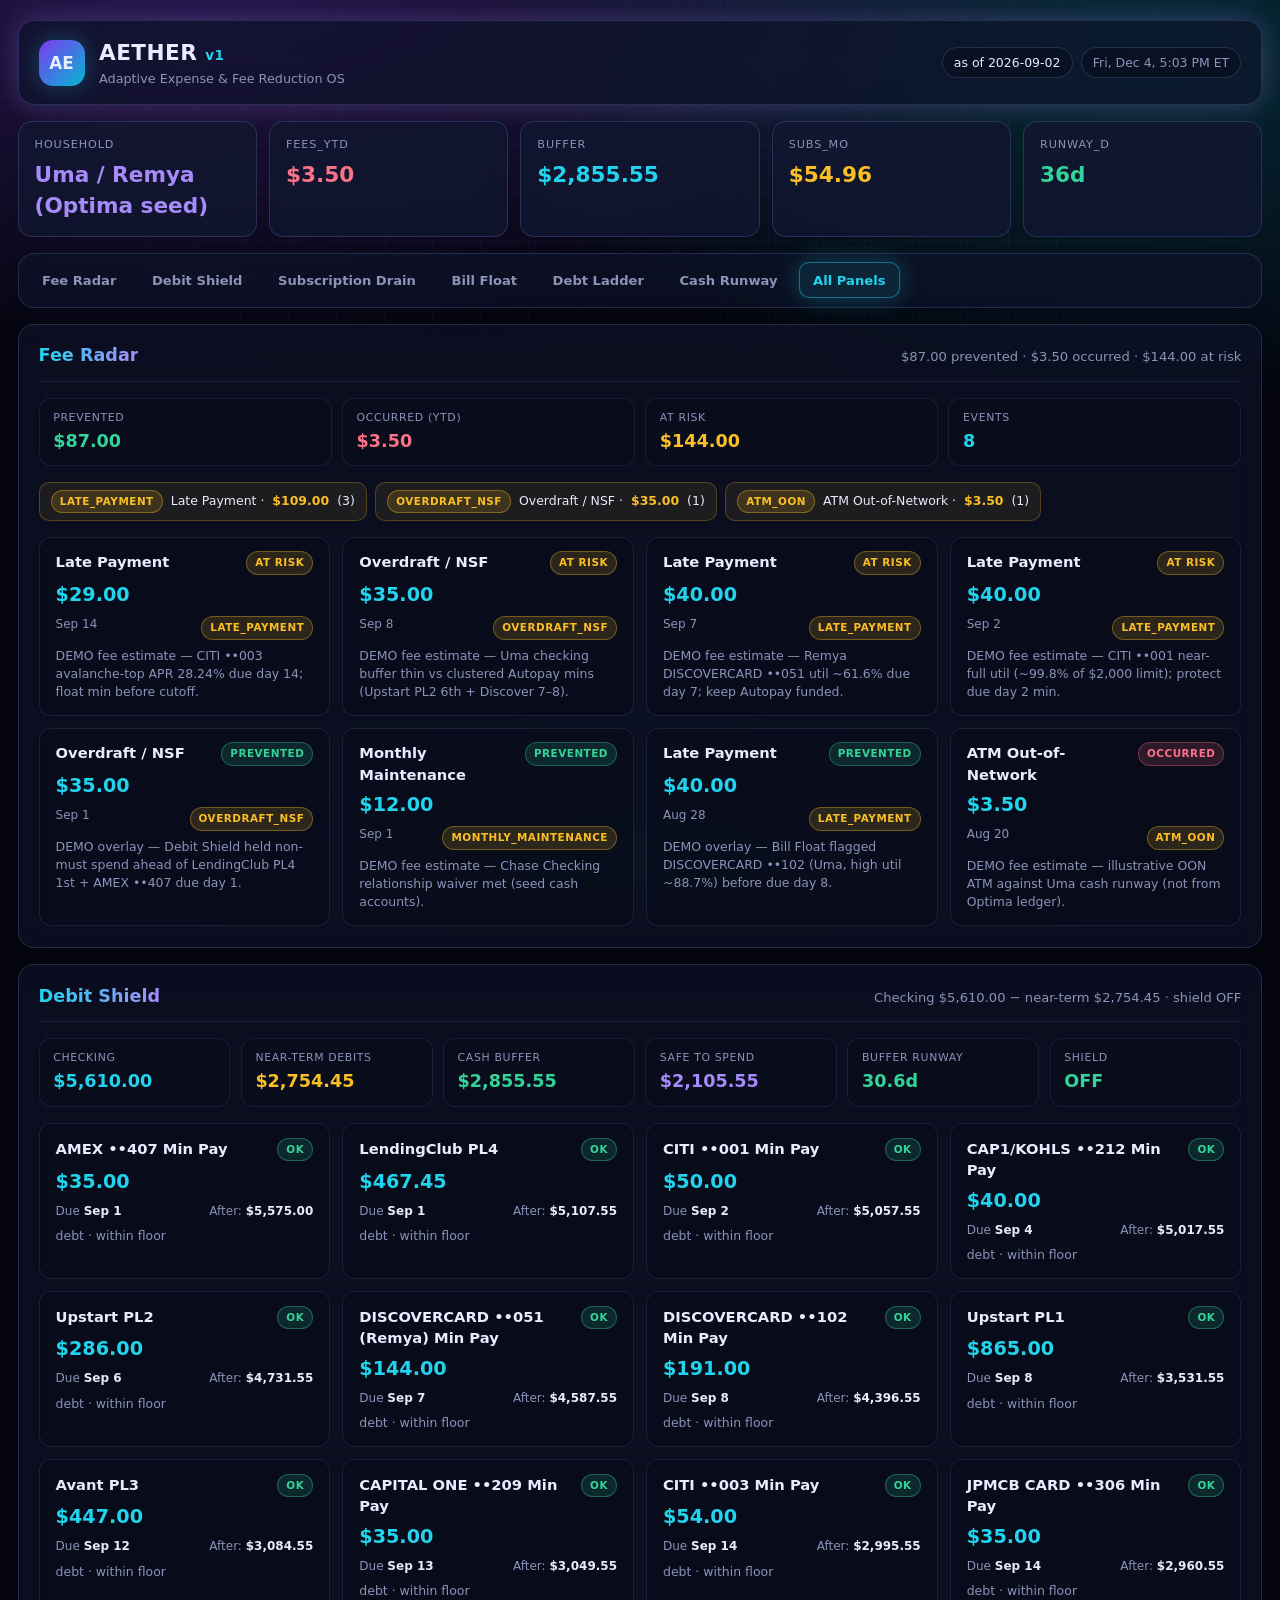
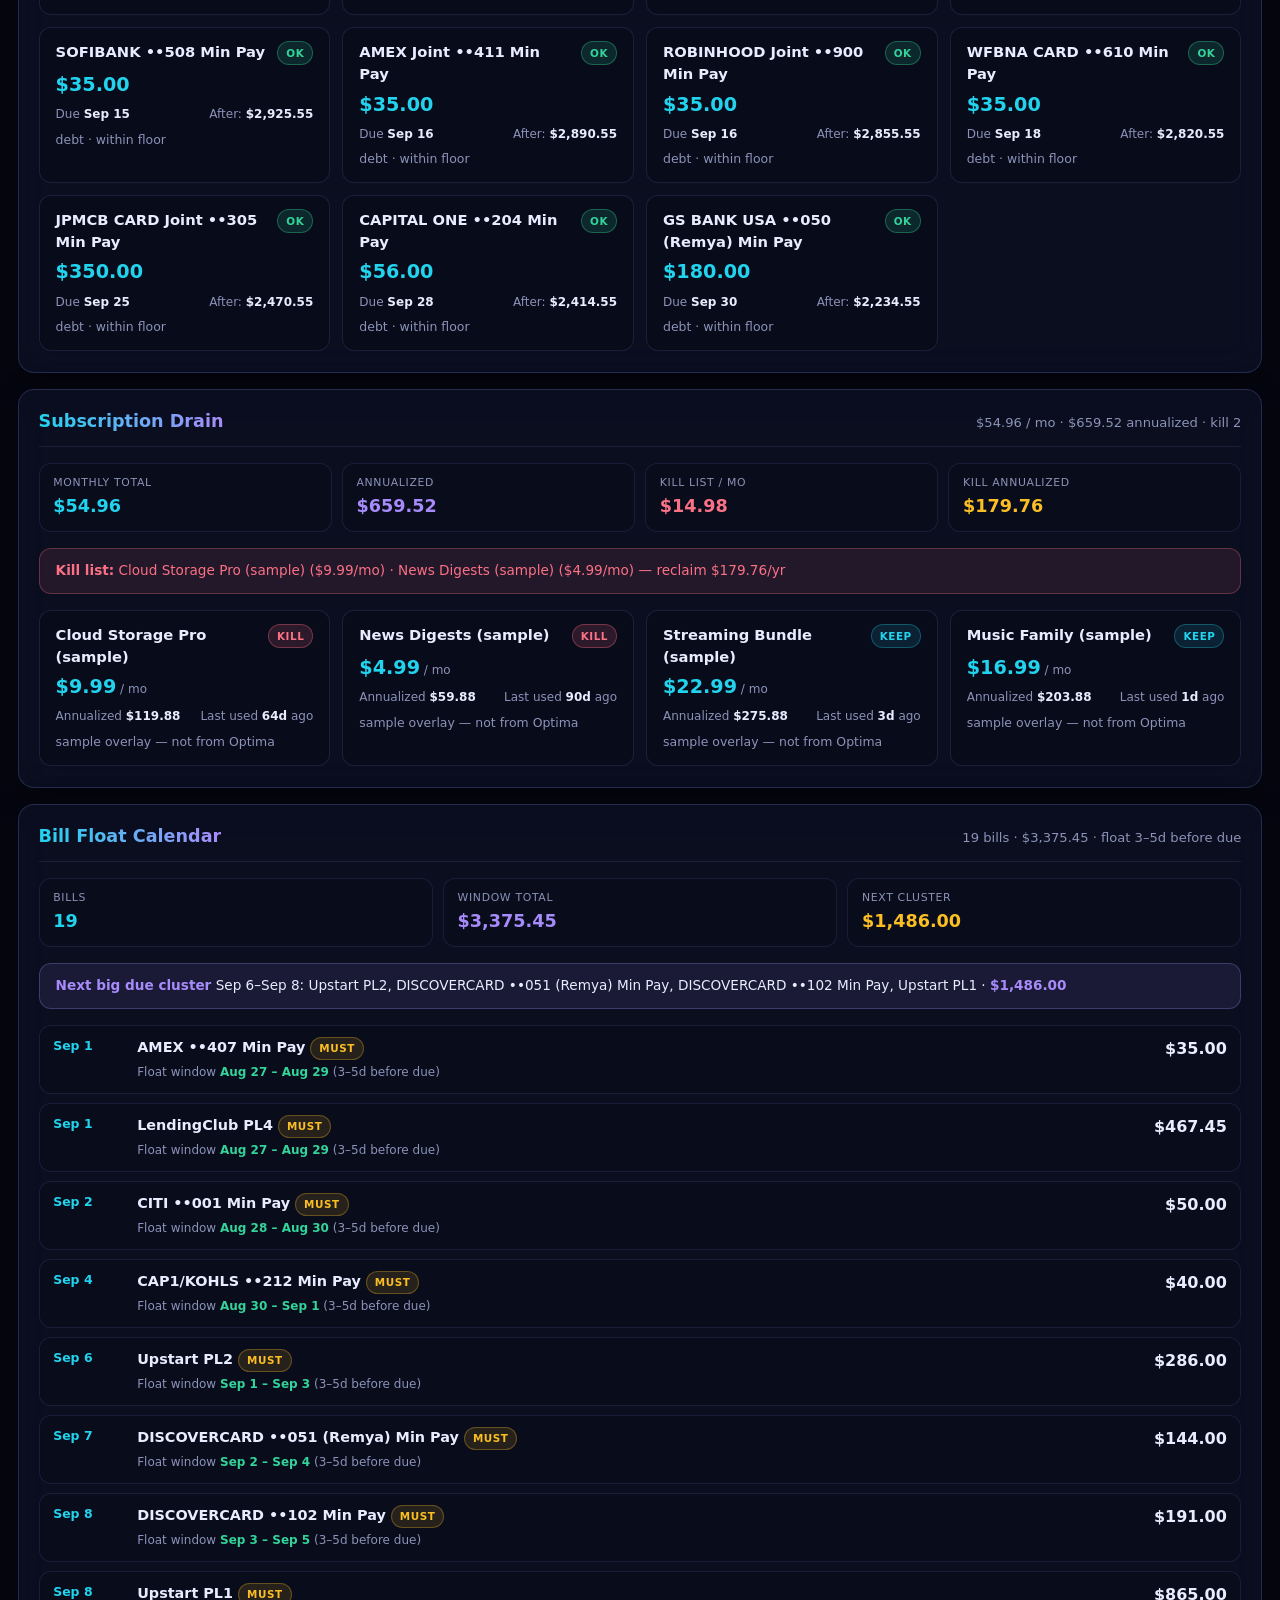
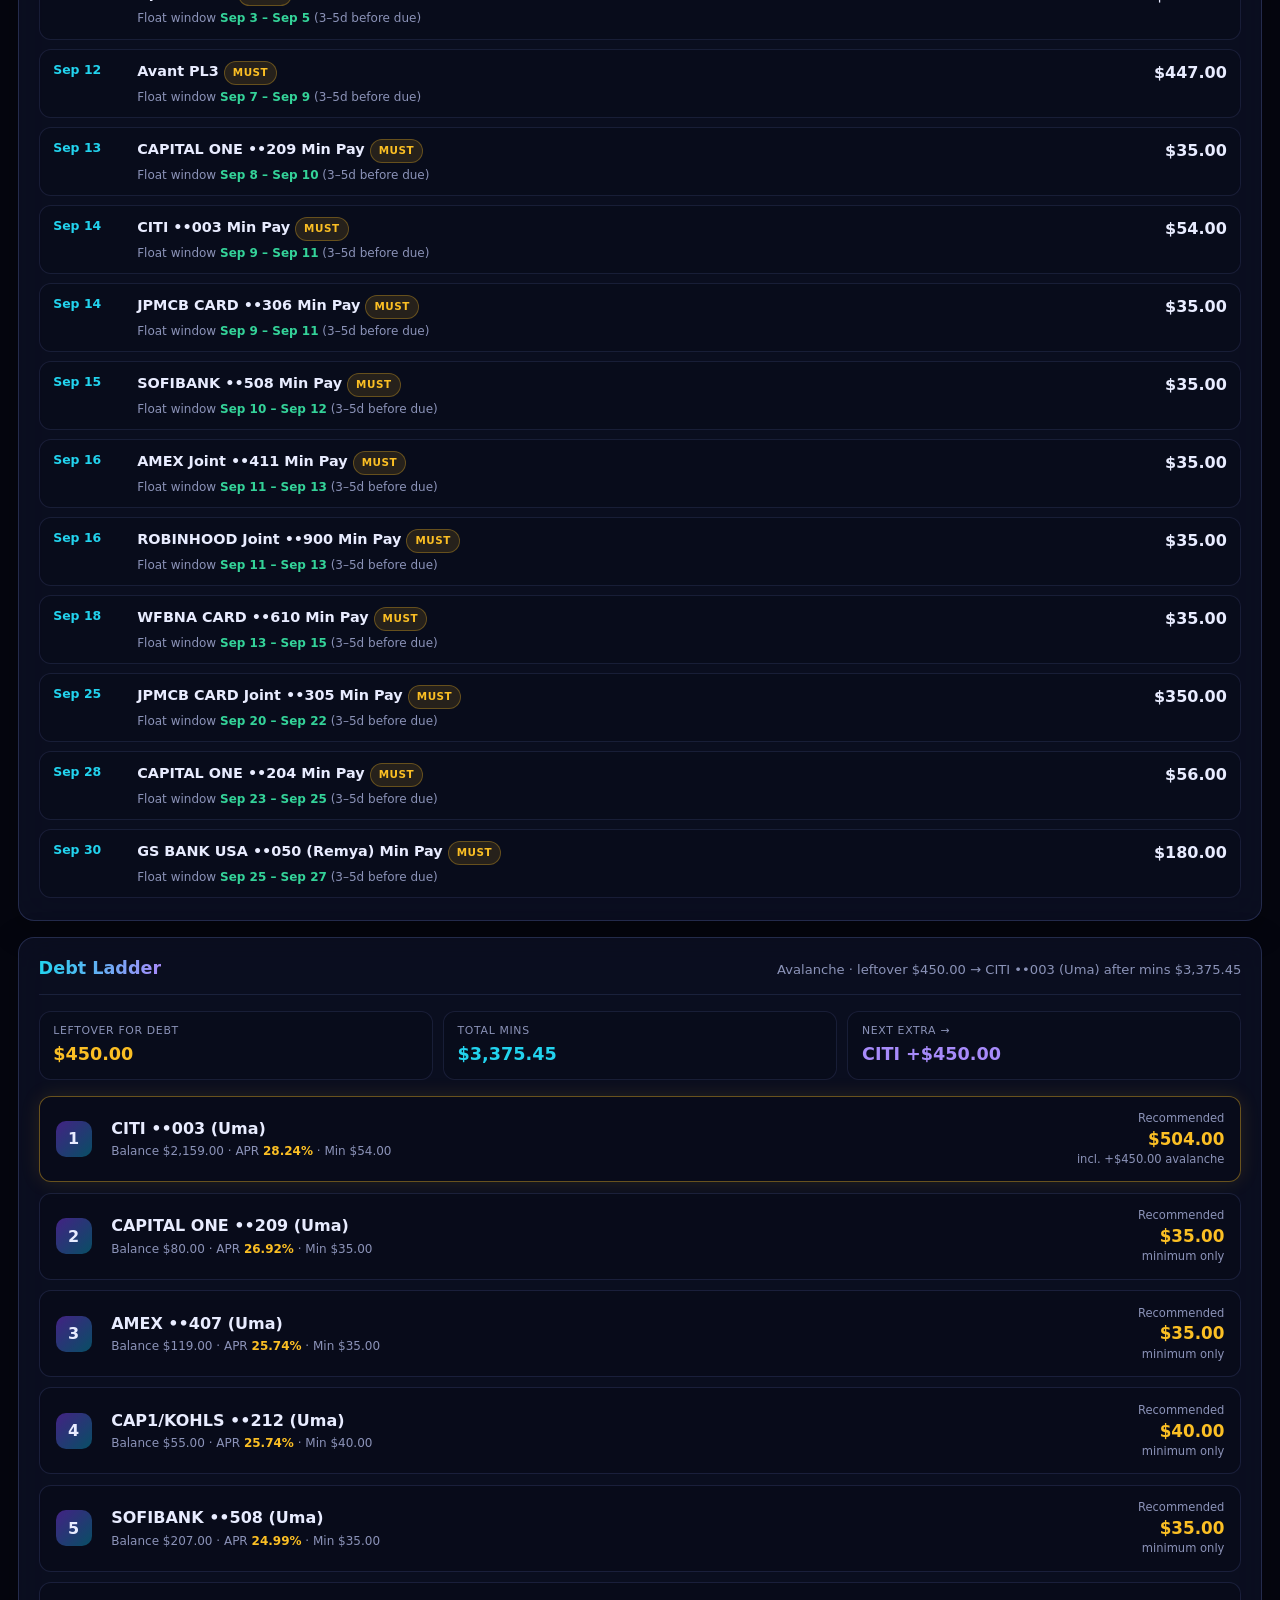
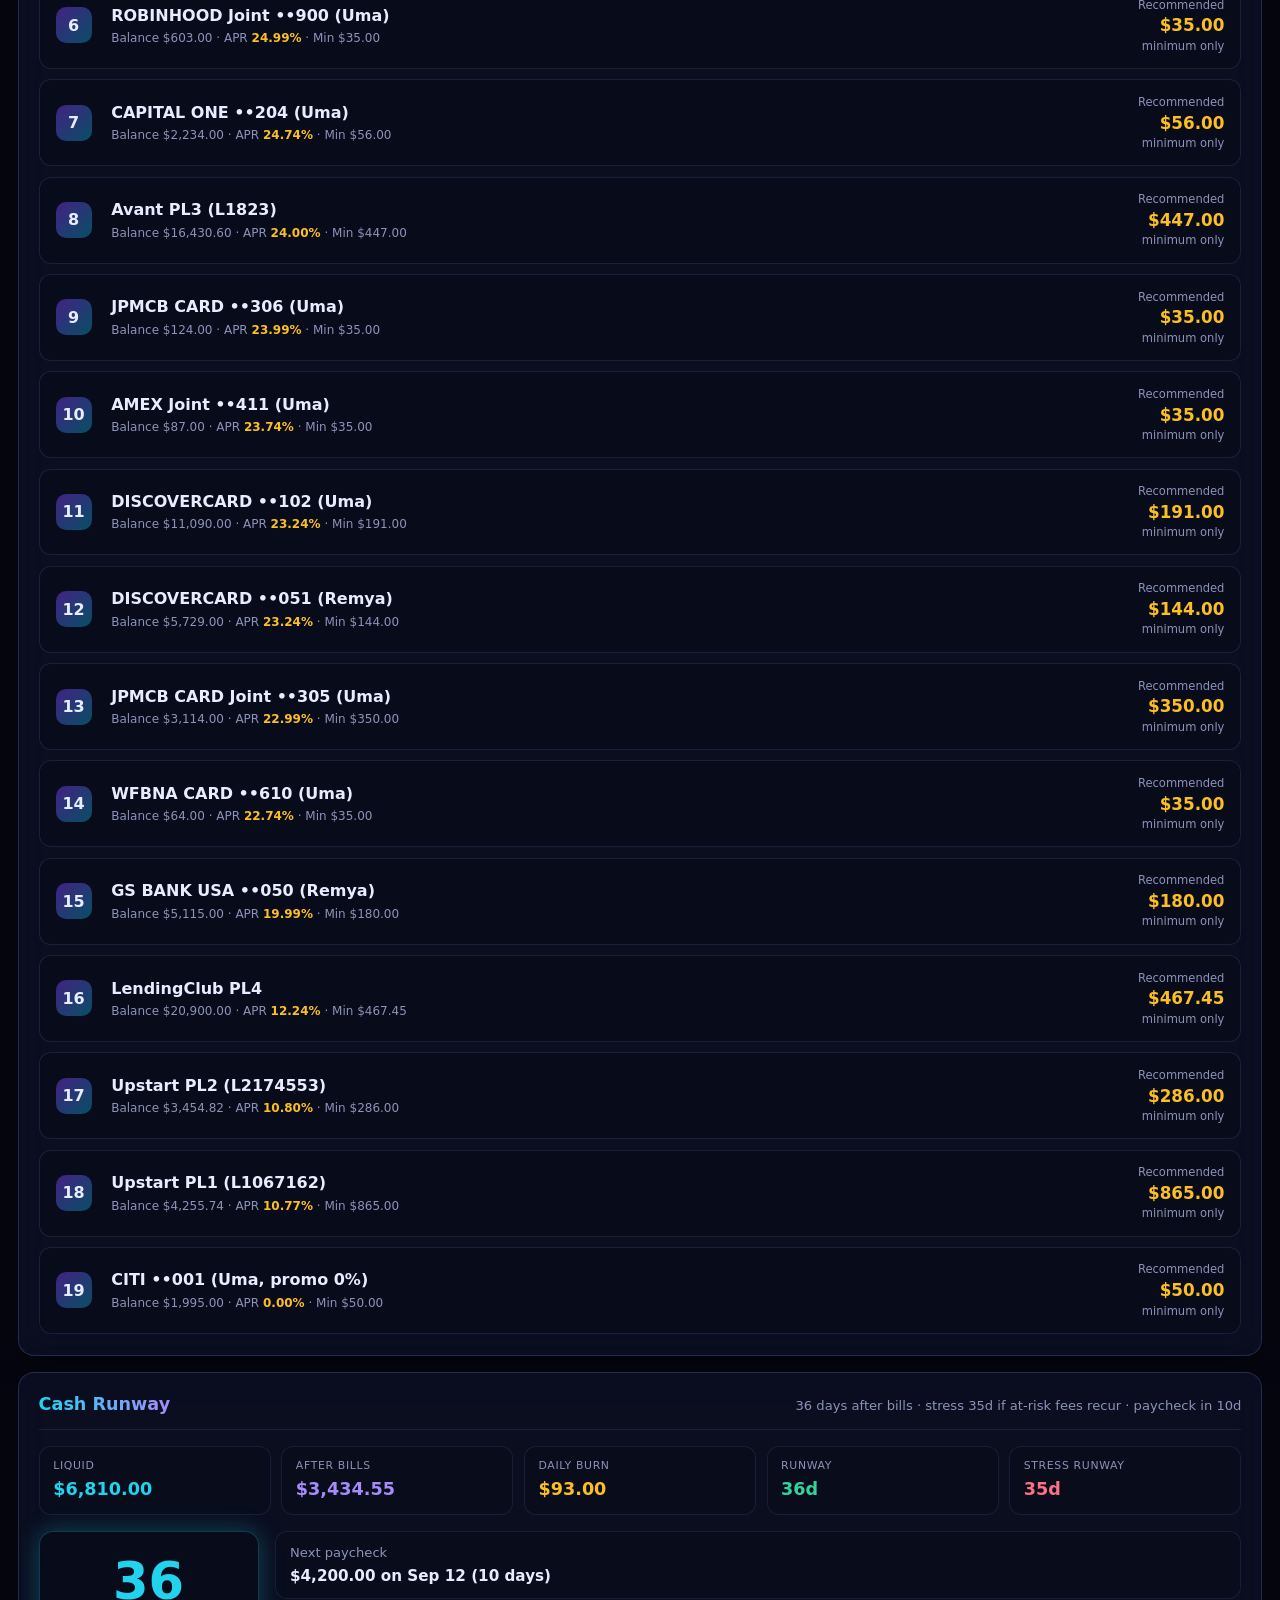
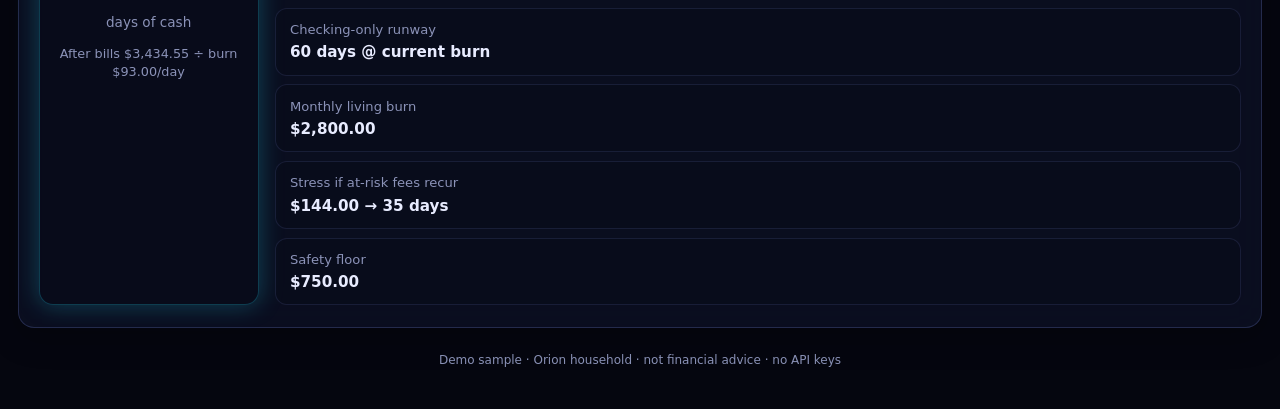
<file: aether/index.html>
<!DOCTYPE html>
<html lang="en">
<head>
  <meta charset="UTF-8" />
  <meta name="viewport" content="width=device-width, initial-scale=1" />
  <title>AETHER v1 — Adaptive Expense &amp; Fee Reduction OS</title>
  <link rel="stylesheet" href="styles.css" />
</head>
<body>
  <div class="bg-grid" aria-hidden="true"></div>
  <div class="bg-glow" aria-hidden="true"></div>

  <div class="app">
    <header class="topbar glass">
      <div class="brand">
        <div class="logo" aria-hidden="true">AE</div>
        <div>
          <h1>AETHER <span class="ver">v1</span></h1>
          <p class="tagline">Adaptive Expense &amp; Fee Reduction OS</p>
        </div>
      </div>
      <div class="topbar-meta">
        <span id="as-of" class="pill"></span>
        <span id="clock" class="pill muted"></span>
      </div>
    </header>

    <section class="metric-strip" id="metric-strip" aria-label="Top metrics"></section>

    <nav class="tabs glass" id="tabs" role="tablist" aria-label="Panels">
      <button type="button" class="tab active" data-panel="fee" role="tab">Fee Radar</button>
      <button type="button" class="tab" data-panel="shield" role="tab">Debit Shield</button>
      <button type="button" class="tab" data-panel="subs" role="tab">Subscription Drain</button>
      <button type="button" class="tab" data-panel="bills" role="tab">Bill Float</button>
      <button type="button" class="tab" data-panel="debt" role="tab">Debt Ladder</button>
      <button type="button" class="tab" data-panel="runway" role="tab">Cash Runway</button>
      <button type="button" class="tab" data-panel="all" role="tab">All Panels</button>
    </nav>

    <main class="panels" id="panels">
      <section class="panel glass" id="panel-fee" data-panel="fee">
        <header class="panel-head">
          <h2>Fee Radar</h2>
          <p class="panel-sub" id="fee-sub"></p>
        </header>
        <div class="stat-row" id="fee-stats"></div>
        <div class="leak-row" id="fee-leaks"></div>
        <div class="card-grid" id="fee-list"></div>
      </section>

      <section class="panel glass" id="panel-shield" data-panel="shield" hidden>
        <header class="panel-head">
          <h2>Debit Shield</h2>
          <p class="panel-sub" id="shield-sub"></p>
        </header>
        <div class="stat-row" id="shield-stats"></div>
        <div class="card-grid" id="debit-list"></div>
      </section>

      <section class="panel glass" id="panel-subs" data-panel="subs" hidden>
        <header class="panel-head">
          <h2>Subscription Drain</h2>
          <p class="panel-sub" id="subs-sub"></p>
        </header>
        <div class="stat-row" id="subs-stats"></div>
        <div class="kill-banner" id="kill-banner" hidden></div>
        <div class="card-grid" id="subs-list"></div>
      </section>

      <section class="panel glass" id="panel-bills" data-panel="bills" hidden>
        <header class="panel-head">
          <h2>Bill Float Calendar</h2>
          <p class="panel-sub" id="bills-sub"></p>
        </header>
        <div class="stat-row" id="bills-stats"></div>
        <div class="cluster-banner" id="cluster-banner"></div>
        <div class="timeline" id="bills-list"></div>
      </section>

      <section class="panel glass" id="panel-debt" data-panel="debt" hidden>
        <header class="panel-head">
          <h2>Debt Ladder</h2>
          <p class="panel-sub" id="debt-sub"></p>
        </header>
        <div class="stat-row" id="debt-stats"></div>
        <div class="ladder" id="debt-list"></div>
      </section>

      <section class="panel glass" id="panel-runway" data-panel="runway" hidden>
        <header class="panel-head">
          <h2>Cash Runway</h2>
          <p class="panel-sub" id="runway-sub"></p>
        </header>
        <div class="stat-row" id="runway-stats"></div>
        <div class="runway-layout" id="runway-body"></div>
      </section>
    </main>

    <footer class="foot muted">
      Demo sample · Orion household · not financial advice · no API keys
    </footer>
  </div>

  <script src="data.js"></script>
  <script src="app.js"></script>
</body>
</html>
</file>
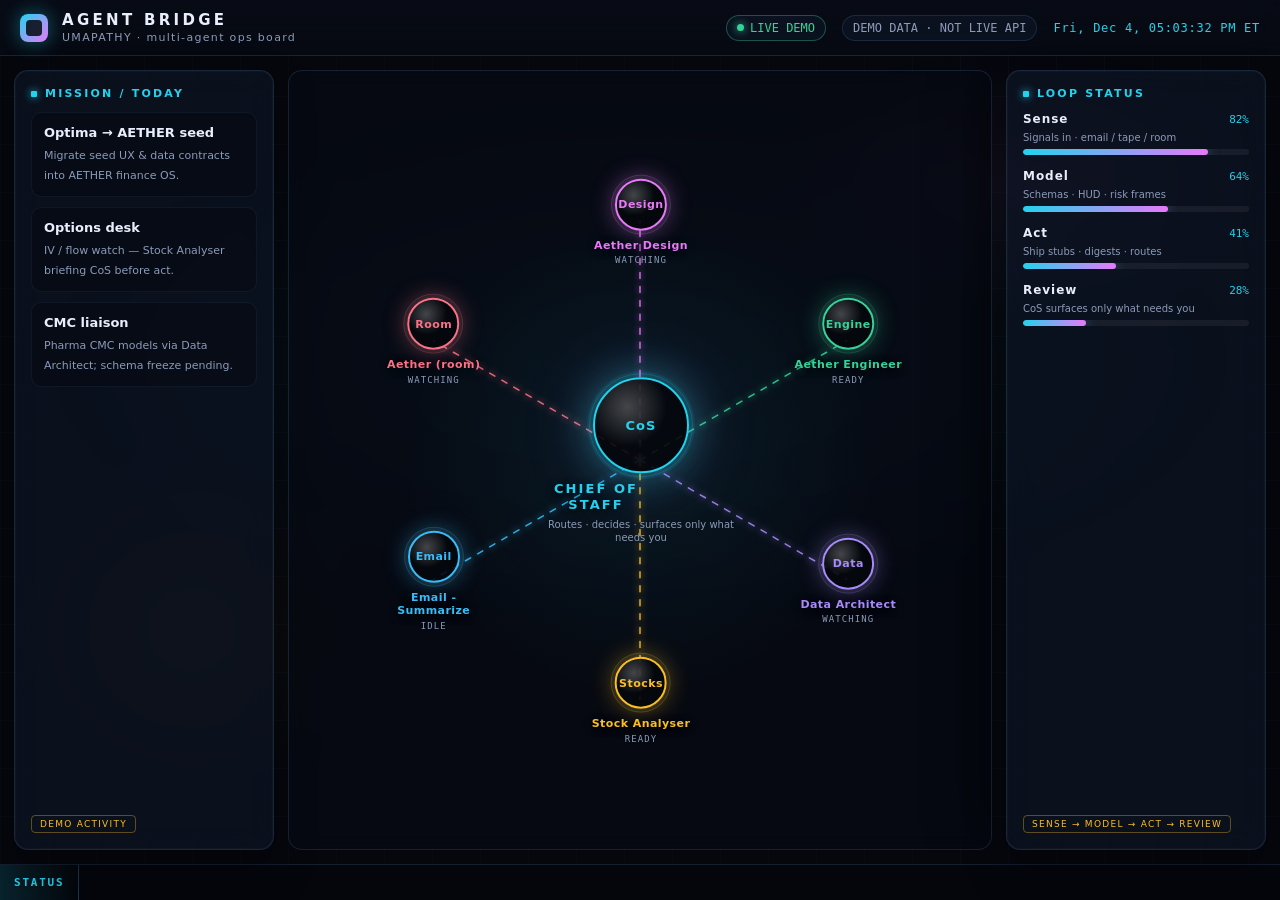
<file: agent-bridge/index.html>
<!DOCTYPE html>
<html lang="en">
<head>
  <meta charset="UTF-8" />
  <meta name="viewport" content="width=device-width, initial-scale=1" />
  <title>AGENT BRIDGE · Umapathy Dhanapal</title>
  <link rel="stylesheet" href="./styles.css" />
</head>
<body>
  <div id="app">
    <header class="header">
      <div class="brand">
        <div class="brand-mark" aria-hidden="true"></div>
        <div>
          <h1>Agent Bridge</h1>
          <div class="sub">UMAPATHY · multi-agent ops board</div>
        </div>
      </div>
      <div class="header-meta">
        <span class="pill live"><span class="dot"></span> LIVE DEMO</span>
        <span class="pill">DEMO DATA · NOT LIVE API</span>
        <time class="clock" id="clock" datetime="">--</time>
      </div>
    </header>

    <div class="main">
      <aside class="panel" aria-label="Mission Today">
        <div class="panel-title">Mission / Today</div>
        <ul class="mission-list" id="missions"></ul>
        <span class="demo-badge">DEMO ACTIVITY</span>
      </aside>

      <section class="stage" id="stage" aria-label="Agent network graph">
        <svg id="graph-svg" xmlns="http://www.w3.org/2000/svg"></svg>
        <div class="nodes" id="nodes"></div>
        <aside class="drawer" id="drawer" aria-hidden="true">
          <div class="drawer-head">
            <div>
              <h2 id="d-name">—</h2>
              <div class="id" id="d-id"></div>
            </div>
            <button type="button" class="drawer-close" id="drawer-close" aria-label="Close">×</button>
          </div>
          <p class="role-line" id="d-role"></p>
          <div class="drawer-meta">
            <div class="meta-card">
              <div class="k">Status</div>
              <div class="v" id="d-status">—</div>
            </div>
            <div class="meta-card">
              <div class="k">Key</div>
              <div class="v" id="d-key">—</div>
            </div>
          </div>
          <div class="focus" id="d-focus"></div>
          <div class="beats-title">Recent beats · DEMO ACTIVITY</div>
          <ul class="beats" id="d-beats"></ul>
        </aside>
      </section>

      <aside class="panel" aria-label="Loop status">
        <div class="panel-title">Loop status</div>
        <div class="pipeline" id="pipeline"></div>
        <span class="demo-badge">Sense → Model → Act → Review</span>
      </aside>
    </div>

    <footer class="ticker" aria-label="Status ticker">
      <div class="ticker-label">STATUS</div>
      <div class="ticker-track">
        <div class="ticker-inner" id="ticker"></div>
      </div>
    </footer>
  </div>
  <script type="module" src="./app.js"></script>
</body>
</html>
</file>
<file: aether/styles.css>
/* AETHER v1 — glass HUD */
:root {
  --bg: #05060f;
  --glass: rgba(16, 20, 42, 0.62);
  --glass-strong: rgba(18, 22, 48, 0.82);
  --border: rgba(140, 160, 255, 0.2);
  --border-hot: rgba(34, 211, 238, 0.45);
  --cyan: #22d3ee;
  --violet: #a78bfa;
  --emerald: #34d399;
  --rose: #fb7185;
  --amber: #fbbf24;
  --text: #e8ecff;
  --muted: #8b93b8;
  --radius: 16px;
  --font: "Segoe UI", system-ui, -apple-system, sans-serif;
  --glow-c: 0 0 24px rgba(34, 211, 238, 0.28);
  --glow-v: 0 0 28px rgba(167, 139, 250, 0.3);
}
* { box-sizing: border-box; margin: 0; padding: 0; }
body {
  font-family: var(--font);
  color: var(--text);
  min-height: 100vh;
  background: var(--bg);
  line-height: 1.45;
}
.bg-grid {
  position: fixed; inset: 0; pointer-events: none; z-index: 0;
  background-image:
    linear-gradient(rgba(34, 211, 238, 0.04) 1px, transparent 1px),
    linear-gradient(90deg, rgba(167, 139, 250, 0.04) 1px, transparent 1px);
  background-size: 48px 48px;
  mask-image: radial-gradient(ellipse 80% 70% at 50% 30%, #000 40%, transparent 100%);
}
.bg-glow {
  position: fixed; inset: 0; pointer-events: none; z-index: 0;
  background:
    radial-gradient(ellipse 70% 45% at 15% -5%, rgba(124, 58, 237, 0.28), transparent),
    radial-gradient(ellipse 55% 40% at 90% 5%, rgba(6, 182, 212, 0.2), transparent),
    radial-gradient(ellipse 40% 30% at 50% 100%, rgba(16, 185, 129, 0.1), transparent);
}
.app { position: relative; z-index: 1; max-width: 1280px; margin: 0 auto; padding: 1.25rem 1.1rem 2.5rem; }
.glass {
  background: var(--glass);
  border: 1px solid var(--border);
  border-radius: var(--radius);
  backdrop-filter: blur(18px);
  -webkit-backdrop-filter: blur(18px);
}
.topbar {
  display: flex; flex-wrap: wrap; align-items: center; justify-content: space-between;
  gap: 1rem; padding: 1rem 1.25rem; margin-bottom: 1rem; box-shadow: var(--glow-v);
}
.brand { display: flex; align-items: center; gap: 0.9rem; }
.logo {
  width: 46px; height: 46px; border-radius: 14px; display: grid; place-items: center;
  font-weight: 800; font-size: 1.05rem;
  background: linear-gradient(135deg, #7c3aed, #06b6d4); box-shadow: var(--glow-c);
}
.brand h1 { font-size: 1.35rem; font-weight: 700; letter-spacing: 0.02em; }
.brand .ver { color: var(--cyan); font-weight: 600; font-size: 0.85rem; }
.tagline { color: var(--muted); font-size: 0.8rem; margin-top: 0.1rem; }
.topbar-meta { display: flex; flex-wrap: wrap; gap: 0.5rem; }
.pill {
  font-size: 0.78rem; padding: 0.35rem 0.7rem; border-radius: 999px;
  border: 1px solid var(--border); background: rgba(8, 10, 24, 0.45);
}
.pill.muted { color: var(--muted); }
.metric-strip {
  display: grid; grid-template-columns: repeat(5, 1fr); gap: 0.75rem; margin-bottom: 1rem;
}
.metric {
  padding: 0.9rem 1rem; border-radius: 14px; background: var(--glass-strong);
  border: 1px solid var(--border); backdrop-filter: blur(14px);
}
.metric .label {
  font-size: 0.7rem; text-transform: uppercase; letter-spacing: 0.08em;
  color: var(--muted); margin-bottom: 0.35rem;
}
.metric .value { font-size: 1.35rem; font-weight: 700; font-variant-numeric: tabular-nums; }
.metric .value.cyan { color: var(--cyan); }
.metric .value.violet { color: var(--violet); }
.metric .value.emerald { color: var(--emerald); }
.metric .value.amber { color: var(--amber); }
.metric .value.rose { color: var(--rose); }
.tabs { display: flex; flex-wrap: wrap; gap: 0.4rem; padding: 0.55rem; margin-bottom: 1rem; }
.tab {
  appearance: none; border: 1px solid transparent; background: transparent;
  color: var(--muted); font: inherit; font-size: 0.82rem; font-weight: 600;
  padding: 0.45rem 0.85rem; border-radius: 10px; cursor: pointer; transition: 0.15s ease;
}
.tab:hover { color: var(--text); background: rgba(255,255,255,0.04); }
.tab.active {
  color: var(--cyan); border-color: var(--border-hot);
  background: rgba(34, 211, 238, 0.1); box-shadow: var(--glow-c);
}
.panels { display: flex; flex-direction: column; gap: 1rem; }
.panel { padding: 1.15rem 1.25rem 1.35rem; box-shadow: 0 8px 32px rgba(0, 0, 0, 0.25); }
.panel[hidden] { display: none !important; }
.panels.show-all .panel { display: block !important; }
.panel-head {
  display: flex; flex-wrap: wrap; align-items: baseline; justify-content: space-between;
  gap: 0.5rem; margin-bottom: 1rem; padding-bottom: 0.75rem;
  border-bottom: 1px solid rgba(140, 160, 255, 0.12);
}
.panel-head h2 {
  font-size: 1.1rem; font-weight: 700;
  background: linear-gradient(90deg, var(--cyan), var(--violet));
  -webkit-background-clip: text; background-clip: text; color: transparent;
}
.panel-sub { color: var(--muted); font-size: 0.82rem; }
.stat-row {
  display: grid; grid-template-columns: repeat(auto-fit, minmax(140px, 1fr));
  gap: 0.65rem; margin-bottom: 1rem;
}
.stat {
  padding: 0.7rem 0.85rem; border-radius: 12px; background: rgba(8, 10, 24, 0.5);
  border: 1px solid rgba(140, 160, 255, 0.12);
}
.stat .s-label { font-size: 0.68rem; text-transform: uppercase; letter-spacing: 0.06em; color: var(--muted); }
.stat .s-value { font-size: 1.1rem; font-weight: 700; margin-top: 0.2rem; font-variant-numeric: tabular-nums; }
.stat .s-value.cyan { color: var(--cyan); }
.stat .s-value.emerald { color: var(--emerald); }
.stat .s-value.amber { color: var(--amber); }
.stat .s-value.rose { color: var(--rose); }
.stat .s-value.violet { color: var(--violet); }
.card-grid { display: grid; grid-template-columns: repeat(auto-fill, minmax(260px, 1fr)); gap: 0.75rem; }
.smart-card {
  padding: 0.85rem 1rem; border-radius: 12px; background: rgba(8, 10, 24, 0.55);
  border: 1px solid rgba(140, 160, 255, 0.14); transition: border-color 0.15s ease;
}
.smart-card:hover { border-color: rgba(34, 211, 238, 0.35); }
.card-top { display: flex; align-items: flex-start; justify-content: space-between; gap: 0.5rem; margin-bottom: 0.4rem; }
.card-top .title { font-weight: 600; font-size: 0.92rem; }
.amount { font-size: 1.2rem; font-weight: 700; color: var(--cyan); font-variant-numeric: tabular-nums; }
.detail { margin-top: 0.45rem; font-size: 0.78rem; color: var(--muted); }
.meta-row {
  display: flex; flex-wrap: wrap; justify-content: space-between; gap: 0.35rem;
  margin-top: 0.45rem; font-size: 0.75rem; color: var(--muted);
}
.meta-row strong { color: var(--text); font-weight: 600; }
.badge {
  display: inline-block; font-size: 0.65rem; font-weight: 700; text-transform: uppercase;
  letter-spacing: 0.05em; padding: 0.2rem 0.5rem; border-radius: 999px; white-space: nowrap;
}
.badge.prevented { background: rgba(52, 211, 153, 0.15); color: var(--emerald); border: 1px solid rgba(52, 211, 153, 0.35); }
.badge.at_risk { background: rgba(251, 191, 36, 0.15); color: var(--amber); border: 1px solid rgba(251, 191, 36, 0.35); }
.badge.occurred { background: rgba(251, 113, 133, 0.15); color: var(--rose); border: 1px solid rgba(251, 113, 133, 0.35); }
.badge.keep { background: rgba(34, 211, 238, 0.12); color: var(--cyan); border: 1px solid rgba(34, 211, 238, 0.3); }
.badge.kill { background: rgba(251, 113, 133, 0.15); color: var(--rose); border: 1px solid rgba(251, 113, 133, 0.35); }
.badge.critical { background: rgba(251, 113, 133, 0.18); color: var(--rose); border: 1px solid rgba(251, 113, 133, 0.4); }
.badge.must { background: rgba(251, 191, 36, 0.12); color: var(--amber); border: 1px solid rgba(251, 191, 36, 0.3); }
.badge.flex { background: rgba(167, 139, 250, 0.12); color: var(--violet); border: 1px solid rgba(167, 139, 250, 0.3); }
.badge.leak { background: rgba(251, 191, 36, 0.15); color: var(--amber); border: 1px solid rgba(251, 191, 36, 0.35); }
.leak-row { display: flex; flex-wrap: wrap; gap: 0.5rem; margin-bottom: 1rem; }
.leak-chip {
  font-size: 0.78rem; padding: 0.4rem 0.7rem; border-radius: 10px;
  background: rgba(251, 191, 36, 0.08); border: 1px solid rgba(251, 191, 36, 0.25); color: var(--text);
}
.leak-chip strong { color: var(--amber); }
.kill-banner, .cluster-banner { margin-bottom: 1rem; padding: 0.75rem 1rem; border-radius: 12px; font-size: 0.85rem; }
.kill-banner { background: rgba(251, 113, 133, 0.1); border: 1px solid rgba(251, 113, 133, 0.3); color: var(--rose); }
.cluster-banner { background: rgba(167, 139, 250, 0.1); border: 1px solid rgba(167, 139, 250, 0.28); color: var(--text); }
.cluster-banner strong { color: var(--violet); }
.timeline { display: flex; flex-direction: column; gap: 0.55rem; }
.timeline-row {
  display: grid; grid-template-columns: 72px 1fr auto; gap: 0.75rem; align-items: start;
  padding: 0.7rem 0.85rem; border-radius: 12px; background: rgba(8, 10, 24, 0.5);
  border: 1px solid rgba(140, 160, 255, 0.12);
}
.date-col { font-size: 0.78rem; font-weight: 700; color: var(--cyan); }
.bill-name { font-weight: 600; font-size: 0.9rem; }
.float-win { font-size: 0.75rem; color: var(--muted); margin-top: 0.25rem; }
.float-win strong { color: var(--emerald); }
.amt { font-weight: 700; color: var(--text); font-variant-numeric: tabular-nums; white-space: nowrap; }
.ladder { display: flex; flex-direction: column; gap: 0.65rem; }
.debt-card {
  display: grid; grid-template-columns: 42px 1fr auto; gap: 0.85rem; align-items: center;
  padding: 0.85rem 1rem; border-radius: 12px; background: rgba(8, 10, 24, 0.55);
  border: 1px solid rgba(140, 160, 255, 0.14);
}
.debt-card.top { border-color: rgba(251, 191, 36, 0.4); box-shadow: 0 0 20px rgba(251, 191, 36, 0.12); }
.rank-num {
  width: 36px; height: 36px; border-radius: 10px; display: grid; place-items: center; font-weight: 800;
  background: linear-gradient(135deg, rgba(124, 58, 237, 0.5), rgba(6, 182, 212, 0.4));
}
.debt-name { font-weight: 600; }
.debt-meta { font-size: 0.75rem; color: var(--muted); margin-top: 0.2rem; }
.pay-plan { text-align: right; font-size: 0.72rem; color: var(--muted); }
.pay-plan .extra { font-size: 1.05rem; font-weight: 700; color: var(--amber); }
.runway-layout { display: grid; grid-template-columns: 220px 1fr; gap: 1rem; align-items: stretch; }
.runway-big {
  text-align: center; padding: 1.5rem 1rem; border-radius: 14px; background: rgba(8, 10, 24, 0.55);
  border: 1px solid rgba(34, 211, 238, 0.25); box-shadow: var(--glow-c);
}
.runway-big .days { font-size: 3.2rem; font-weight: 800; line-height: 1; color: var(--cyan); font-variant-numeric: tabular-nums; }
.runway-big .unit { color: var(--muted); font-size: 0.85rem; margin-top: 0.35rem; }
.runway-facts { display: flex; flex-direction: column; gap: 0.55rem; }
.fact {
  padding: 0.7rem 0.9rem; border-radius: 12px; background: rgba(8, 10, 24, 0.5);
  border: 1px solid rgba(140, 160, 255, 0.12); font-size: 0.82rem; color: var(--muted);
}
.fact strong { display: block; color: var(--text); font-size: 0.95rem; margin-top: 0.15rem; }
.foot { text-align: center; margin-top: 1.5rem; font-size: 0.75rem; }
.muted { color: var(--muted); }
@media (max-width: 900px) {
  .metric-strip { grid-template-columns: repeat(2, 1fr); }
  .runway-layout { grid-template-columns: 1fr; }
  .timeline-row { grid-template-columns: 64px 1fr; }
  .timeline-row .amt { grid-column: 2; }
  .debt-card { grid-template-columns: 36px 1fr; }
  .pay-plan { grid-column: 2; text-align: left; margin-top: 0.35rem; }
}
@media (max-width: 560px) {
  .metric-strip { grid-template-columns: 1fr 1fr; }
  .metric .value { font-size: 1.15rem; }
}

/* app.js card helpers */
.card {
  padding: 0.85rem 1rem; border-radius: 12px; background: rgba(8, 10, 24, 0.55);
  border: 1px solid rgba(140, 160, 255, 0.14);
}
.card h3 { font-size: 0.95rem; margin: 0.25rem 0; }
.card p { font-size: 0.78rem; color: var(--muted); }
.card time { display: block; margin-top: 0.45rem; font-size: 0.72rem; color: var(--muted); }
.card .amt { color: var(--cyan); font-weight: 700; }
.metric .sub { font-size: 0.72rem; color: var(--muted); margin-top: 0.25rem; }
.metric.good .value { color: var(--emerald); }
.metric.warn .value { color: var(--amber); }
.ladder-rung {
  display: grid; grid-template-columns: 42px 1fr auto; gap: 0.85rem; align-items: center;
  padding: 0.85rem 1rem; border-radius: 12px; background: rgba(8, 10, 24, 0.55);
  border: 1px solid rgba(140, 160, 255, 0.14);
}
.ladder-rung.top { border-color: rgba(251, 191, 36, 0.4); box-shadow: 0 0 20px rgba(251, 191, 36, 0.12); }
.ladder-rung .rank {
  width: 36px; height: 36px; border-radius: 10px; display: grid; place-items: center; font-weight: 800;
  background: linear-gradient(135deg, rgba(124, 58, 237, 0.5), rgba(6, 182, 212, 0.4));
}
.ladder-rung .body span { display: block; font-size: 0.75rem; color: var(--muted); margin-top: 0.2rem; }
.ladder-rung .bal { font-weight: 700; color: var(--cyan); }
.runway-meter { height: 10px; border-radius: 999px; background: rgba(255,255,255,0.06); overflow: hidden; margin-bottom: 0.75rem; }
.runway-meter .fill { height: 100%; background: linear-gradient(90deg, var(--violet), var(--cyan)); }
.runway-copy { font-size: 0.85rem; color: var(--muted); margin-bottom: 0.75rem; }
.acct-grid { display: grid; grid-template-columns: 1fr 1fr; gap: 0.65rem; }
.acct { padding: 0.75rem; border-radius: 12px; background: rgba(8,10,24,0.5); border: 1px solid rgba(140,160,255,0.12); }
.acct span { display: block; margin-top: 0.25rem; font-weight: 700; color: var(--cyan); }
.timeline-row .when span, .timeline-row .what span { display: block; font-size: 0.72rem; color: var(--muted); }
.leak-chip { display: flex; gap: 0.5rem; align-items: center; }
</file>
<file: agent-bridge/styles.css>
/* AGENT BRIDGE — cinematic dark ops board */
:root {
  --bg: #05070d;
  --bg-elev: rgba(12, 18, 32, 0.72);
  --glass: rgba(16, 24, 42, 0.55);
  --glass-border: rgba(120, 180, 255, 0.14);
  --text: #e8eefc;
  --muted: #8b9bb8;
  --cyan: #22d3ee;
  --magenta: #e879f9;
  --amber: #fbbf24;
  --green: #34d399;
  --danger: #fb7185;
  --panel-w: 260px;
  --header-h: 56px;
  --ticker-h: 36px;
  --font: "Segoe UI", system-ui, -apple-system, "Inter", sans-serif;
  --mono: "JetBrains Mono", "SF Mono", ui-monospace, Menlo, monospace;
}

*, *::before, *::after { box-sizing: border-box; margin: 0; padding: 0; }

html, body {
  height: 100%;
  overflow: hidden;
  background: var(--bg);
  color: var(--text);
  font-family: var(--font);
  -webkit-font-smoothing: antialiased;
}

/* Starfield + grid */
body::before {
  content: "";
  position: fixed;
  inset: 0;
  z-index: 0;
  pointer-events: none;
  background:
    radial-gradient(ellipse 80% 50% at 50% 40%, rgba(34, 211, 238, 0.06), transparent 60%),
    radial-gradient(ellipse 40% 30% at 80% 20%, rgba(232, 121, 249, 0.05), transparent 50%),
    radial-gradient(ellipse 30% 40% at 15% 70%, rgba(251, 191, 36, 0.04), transparent 50%),
    linear-gradient(rgba(100, 140, 200, 0.03) 1px, transparent 1px),
    linear-gradient(90deg, rgba(100, 140, 200, 0.03) 1px, transparent 1px);
  background-size: auto, auto, auto, 48px 48px, 48px 48px;
}

body::after {
  content: "";
  position: fixed;
  inset: 0;
  z-index: 0;
  pointer-events: none;
  background-image:
    radial-gradient(1px 1px at 10% 20%, rgba(255,255,255,0.35), transparent),
    radial-gradient(1px 1px at 30% 65%, rgba(255,255,255,0.25), transparent),
    radial-gradient(1.5px 1.5px at 70% 15%, rgba(180,220,255,0.4), transparent),
    radial-gradient(1px 1px at 85% 55%, rgba(255,255,255,0.2), transparent),
    radial-gradient(1px 1px at 45% 80%, rgba(255,255,255,0.3), transparent),
    radial-gradient(1px 1px at 55% 35%, rgba(255,255,255,0.15), transparent),
    radial-gradient(1.5px 1.5px at 20% 45%, rgba(200,180,255,0.35), transparent);
  opacity: 0.7;
}

#app {
  position: relative;
  z-index: 1;
  display: grid;
  grid-template-rows: var(--header-h) 1fr var(--ticker-h);
  height: 100vh;
  min-height: 600px;
}

/* —— Header —— */
.header {
  display: flex;
  align-items: center;
  justify-content: space-between;
  padding: 0 20px;
  border-bottom: 1px solid var(--glass-border);
  background: linear-gradient(180deg, rgba(8,12,22,0.9), rgba(8,12,22,0.5));
  backdrop-filter: blur(12px);
}

.brand {
  display: flex;
  align-items: center;
  gap: 14px;
}

.brand-mark {
  width: 28px;
  height: 28px;
  border-radius: 8px;
  background: linear-gradient(135deg, var(--cyan), var(--magenta));
  box-shadow: 0 0 20px rgba(34, 211, 238, 0.45);
  position: relative;
}
.brand-mark::after {
  content: "";
  position: absolute;
  inset: 6px;
  border-radius: 4px;
  background: var(--bg);
  opacity: 0.85;
}

.brand h1 {
  font-size: 15px;
  font-weight: 700;
  letter-spacing: 0.22em;
  text-transform: uppercase;
}
.brand .sub {
  font-size: 11px;
  color: var(--muted);
  letter-spacing: 0.12em;
  margin-top: 2px;
}

.header-meta {
  display: flex;
  align-items: center;
  gap: 16px;
  font-size: 12px;
  font-family: var(--mono);
}

.pill {
  display: inline-flex;
  align-items: center;
  gap: 6px;
  padding: 5px 10px;
  border-radius: 999px;
  border: 1px solid var(--glass-border);
  background: var(--glass);
  color: var(--muted);
}
.pill.live {
  border-color: rgba(52, 211, 153, 0.35);
  color: var(--green);
}
.pill.live .dot {
  width: 7px;
  height: 7px;
  border-radius: 50%;
  background: var(--green);
  box-shadow: 0 0 8px var(--green);
  animation: blink 1.6s ease-in-out infinite;
}
.clock {
  color: var(--cyan);
  letter-spacing: 0.06em;
  min-width: 190px;
  text-align: right;
}

@keyframes blink {
  0%, 100% { opacity: 1; }
  50% { opacity: 0.35; }
}

/* —— Main layout —— */
.main {
  display: grid;
  grid-template-columns: var(--panel-w) 1fr var(--panel-w);
  gap: 14px;
  padding: 14px;
  min-height: 0;
}

.panel {
  background: var(--glass);
  border: 1px solid var(--glass-border);
  border-radius: 14px;
  backdrop-filter: blur(16px);
  padding: 16px;
  box-shadow:
    0 0 0 1px rgba(255,255,255,0.02) inset,
    0 20px 40px rgba(0,0,0,0.35);
  display: flex;
  flex-direction: column;
  gap: 12px;
  overflow: hidden;
}

.panel-title {
  font-size: 11px;
  font-weight: 700;
  letter-spacing: 0.2em;
  text-transform: uppercase;
  color: var(--cyan);
  display: flex;
  align-items: center;
  gap: 8px;
}
.panel-title::before {
  content: "";
  width: 6px;
  height: 6px;
  background: var(--cyan);
  border-radius: 1px;
  box-shadow: 0 0 8px var(--cyan);
}

.mission-list {
  list-style: none;
  display: flex;
  flex-direction: column;
  gap: 10px;
  flex: 1;
  overflow: auto;
}
.mission-list li {
  padding: 12px;
  border-radius: 10px;
  background: rgba(0,0,0,0.25);
  border: 1px solid rgba(120,180,255,0.08);
  transition: border-color 0.2s, transform 0.2s;
}
.mission-list li:hover {
  border-color: rgba(34, 211, 238, 0.35);
  transform: translateX(2px);
}
.mission-list strong {
  display: block;
  font-size: 13px;
  margin-bottom: 4px;
  color: var(--text);
}
.mission-list span {
  font-size: 11px;
  color: var(--muted);
  line-height: 1.45;
}

.demo-badge {
  font-size: 9px;
  letter-spacing: 0.14em;
  text-transform: uppercase;
  color: var(--amber);
  border: 1px solid rgba(251, 191, 36, 0.35);
  padding: 3px 8px;
  border-radius: 4px;
  align-self: flex-start;
  margin-top: auto;
}

/* Pipeline */
.pipeline {
  display: flex;
  flex-direction: column;
  gap: 14px;
  flex: 1;
}
.pipe-stage {
  display: flex;
  flex-direction: column;
  gap: 6px;
}
.pipe-head {
  display: flex;
  justify-content: space-between;
  align-items: baseline;
  font-size: 12px;
}
.pipe-head .label { font-weight: 600; letter-spacing: 0.08em; }
.pipe-head .pct {
  font-family: var(--mono);
  color: var(--cyan);
  font-size: 11px;
}
.pipe-note {
  font-size: 10px;
  color: var(--muted);
}
.bar {
  height: 6px;
  border-radius: 999px;
  background: rgba(255,255,255,0.06);
  overflow: hidden;
}
.bar > i {
  display: block;
  height: 100%;
  border-radius: inherit;
  background: linear-gradient(90deg, var(--cyan), var(--magenta));
  box-shadow: 0 0 12px rgba(34, 211, 238, 0.5);
  width: 0;
  transition: width 1.2s cubic-bezier(0.22, 1, 0.36, 1);
}

/* —— Graph stage —— */
.stage {
  position: relative;
  border-radius: 14px;
  border: 1px solid var(--glass-border);
  background:
    radial-gradient(circle at 50% 50%, rgba(34, 211, 238, 0.07), transparent 45%),
    rgba(8, 12, 22, 0.55);
  backdrop-filter: blur(10px);
  overflow: hidden;
  min-height: 0;
}

#graph-svg {
  position: absolute;
  inset: 0;
  width: 100%;
  height: 100%;
  pointer-events: none;
}
#graph-svg .link {
  fill: none;
  stroke-width: 1.5;
  stroke-linecap: round;
  opacity: 0.55;
  filter: drop-shadow(0 0 4px currentColor);
}
#graph-svg .link.active {
  opacity: 0.9;
  stroke-dasharray: 6 8;
  animation: dash 2.8s linear infinite;
}
@keyframes dash {
  to { stroke-dashoffset: -56; }
}

.nodes {
  position: absolute;
  inset: 0;
}

.node {
  position: absolute;
  transform: translate(-50%, -50%);
  cursor: pointer;
  text-align: center;
  user-select: none;
  z-index: 2;
  transition: transform 0.25s ease, filter 0.25s;
}
.node:hover,
.node:focus-visible {
  transform: translate(-50%, -50%) scale(1.06);
  filter: brightness(1.15);
  outline: none;
  z-index: 5;
}
.node .orb {
  width: 52px;
  height: 52px;
  margin: 0 auto 8px;
  border-radius: 50%;
  border: 2px solid currentColor;
  background: radial-gradient(circle at 35% 30%, rgba(255,255,255,0.25), transparent 45%),
              rgba(5, 7, 13, 0.9);
  box-shadow:
    0 0 0 4px rgba(255,255,255,0.03),
    0 0 24px color-mix(in srgb, currentColor 45%, transparent);
  position: relative;
  display: grid;
  place-items: center;
  font-size: 11px;
  font-weight: 700;
  letter-spacing: 0.04em;
  color: inherit;
}
.node .orb::after {
  content: "";
  position: absolute;
  inset: -6px;
  border-radius: 50%;
  border: 1px solid color-mix(in srgb, currentColor 30%, transparent);
  opacity: 0.6;
  animation: ring 3s ease-in-out infinite;
}
.node .label {
  font-size: 11px;
  font-weight: 600;
  letter-spacing: 0.04em;
  max-width: 110px;
  line-height: 1.25;
  text-shadow: 0 2px 8px rgba(0,0,0,0.8);
}
.node .status {
  font-size: 9px;
  letter-spacing: 0.12em;
  text-transform: uppercase;
  color: var(--muted);
  margin-top: 3px;
  font-family: var(--mono);
}

/* Chief of Staff — center */
.node.cos {
  z-index: 4;
}
.node.cos .orb {
  width: 96px;
  height: 96px;
  font-size: 13px;
  letter-spacing: 0.08em;
  border-width: 2.5px;
  box-shadow:
    0 0 0 6px rgba(34, 211, 238, 0.08),
    0 0 40px rgba(34, 211, 238, 0.45),
    0 0 80px rgba(232, 121, 249, 0.2);
  animation: cosPulse 3.2s ease-in-out infinite;
}
.node.cos .label {
  font-size: 13px;
  font-weight: 800;
  letter-spacing: 0.16em;
  margin-top: 4px;
}
.node.cos .role {
  font-size: 10px;
  color: var(--muted);
  max-width: 200px;
  margin: 4px auto 0;
  line-height: 1.35;
}

@keyframes cosPulse {
  0%, 100% {
    box-shadow:
      0 0 0 6px rgba(34, 211, 238, 0.08),
      0 0 40px rgba(34, 211, 238, 0.45),
      0 0 80px rgba(232, 121, 249, 0.2);
  }
  50% {
    box-shadow:
      0 0 0 10px rgba(34, 211, 238, 0.12),
      0 0 55px rgba(34, 211, 238, 0.6),
      0 0 100px rgba(232, 121, 249, 0.3);
  }
}
@keyframes ring {
  0%, 100% { transform: scale(1); opacity: 0.55; }
  50% { transform: scale(1.08); opacity: 0.2; }
}

.node.selected .orb {
  box-shadow:
    0 0 0 5px color-mix(in srgb, currentColor 25%, transparent),
    0 0 32px color-mix(in srgb, currentColor 55%, transparent);
}

/* —— Drawer —— */
.drawer {
  position: absolute;
  top: 14px;
  right: 14px;
  bottom: 14px;
  width: min(340px, 90%);
  background: rgba(8, 12, 22, 0.92);
  border: 1px solid var(--glass-border);
  border-radius: 14px;
  backdrop-filter: blur(20px);
  box-shadow: -20px 0 60px rgba(0,0,0,0.5);
  padding: 18px;
  transform: translateX(110%);
  transition: transform 0.35s cubic-bezier(0.22, 1, 0.36, 1);
  z-index: 20;
  display: flex;
  flex-direction: column;
  gap: 12px;
  overflow: auto;
}
.drawer.open { transform: translateX(0); }

.drawer-head {
  display: flex;
  justify-content: space-between;
  align-items: flex-start;
  gap: 12px;
}
.drawer-head h2 {
  font-size: 16px;
  letter-spacing: 0.06em;
}
.drawer-head .id {
  font-family: var(--mono);
  font-size: 9px;
  color: var(--muted);
  word-break: break-all;
  margin-top: 4px;
}
.drawer-close {
  background: transparent;
  border: 1px solid var(--glass-border);
  color: var(--muted);
  width: 32px;
  height: 32px;
  border-radius: 8px;
  cursor: pointer;
  font-size: 16px;
  line-height: 1;
}
.drawer-close:hover {
  color: var(--text);
  border-color: var(--cyan);
}

.drawer-meta {
  display: grid;
  grid-template-columns: 1fr 1fr;
  gap: 8px;
}
.meta-card {
  padding: 10px;
  border-radius: 8px;
  background: rgba(0,0,0,0.3);
  border: 1px solid rgba(120,180,255,0.08);
}
.meta-card .k {
  font-size: 9px;
  letter-spacing: 0.14em;
  text-transform: uppercase;
  color: var(--muted);
  margin-bottom: 4px;
}
.meta-card .v {
  font-size: 12px;
  font-weight: 600;
}
.status-Idle { color: var(--muted); }
.status-Ready { color: var(--green); }
.status-Watching { color: var(--amber); }

.drawer .role-line {
  font-size: 12px;
  color: var(--muted);
  line-height: 1.4;
}
.drawer .focus {
  font-size: 12px;
  padding: 10px;
  border-radius: 8px;
  border-left: 3px solid var(--cyan);
  background: rgba(34, 211, 238, 0.06);
}
.beats-title {
  font-size: 10px;
  letter-spacing: 0.18em;
  text-transform: uppercase;
  color: var(--amber);
  margin-top: 4px;
}
.beats {
  list-style: none;
  display: flex;
  flex-direction: column;
  gap: 8px;
}
.beats li {
  font-size: 12px;
  padding: 10px;
  border-radius: 8px;
  background: rgba(0,0,0,0.25);
  border: 1px solid rgba(120,180,255,0.06);
  line-height: 1.4;
}
.beats .when {
  display: block;
  font-family: var(--mono);
  font-size: 10px;
  color: var(--cyan);
  margin-bottom: 4px;
}

/* —— Ticker —— */
.ticker {
  display: flex;
  align-items: center;
  border-top: 1px solid var(--glass-border);
  background: rgba(5, 7, 13, 0.85);
  overflow: hidden;
  font-family: var(--mono);
  font-size: 11px;
  color: var(--muted);
}
.ticker-label {
  flex-shrink: 0;
  padding: 0 14px;
  height: 100%;
  display: flex;
  align-items: center;
  background: linear-gradient(90deg, rgba(34, 211, 238, 0.15), transparent);
  color: var(--cyan);
  letter-spacing: 0.16em;
  font-weight: 700;
  border-right: 1px solid var(--glass-border);
}
.ticker-track {
  flex: 1;
  overflow: hidden;
  white-space: nowrap;
  mask-image: linear-gradient(90deg, transparent, #000 8%, #000 92%, transparent);
}
.ticker-inner {
  display: inline-block;
  padding-left: 100%;
  animation: scroll 40s linear infinite;
}
.ticker-inner span {
  padding-right: 48px;
}
.ticker-inner span::before {
  content: "◆";
  color: var(--magenta);
  margin-right: 12px;
  font-size: 8px;
  vertical-align: middle;
}
@keyframes scroll {
  to { transform: translateX(-100%); }
}

/* Responsive for ~1280×800 */
@media (max-width: 1100px) {
  :root { --panel-w: 220px; }
  .node .orb { width: 44px; height: 44px; }
  .node.cos .orb { width: 80px; height: 80px; }
}
@media (max-width: 900px) {
  .main {
    grid-template-columns: 1fr;
    grid-template-rows: auto 1fr auto;
  }
  .panel { max-height: 160px; }
  .stage { min-height: 420px; }
}
</file>
